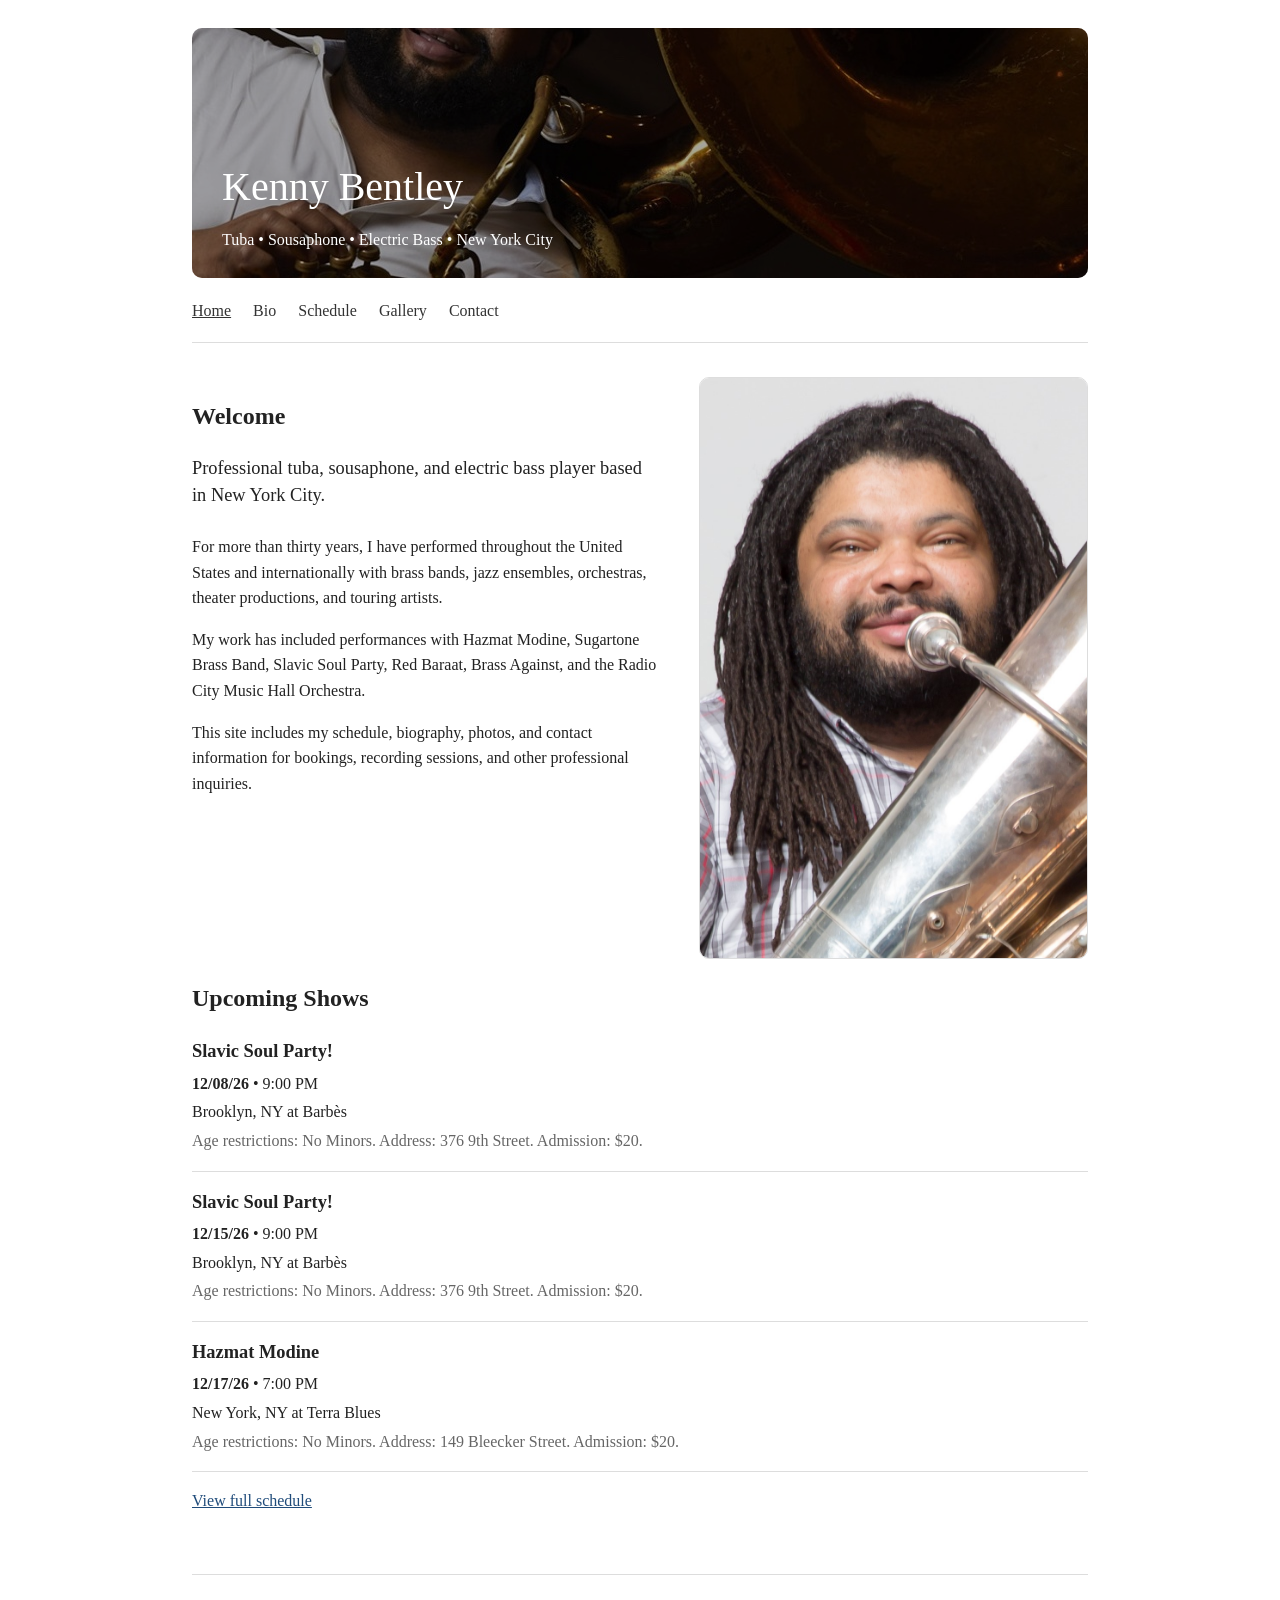
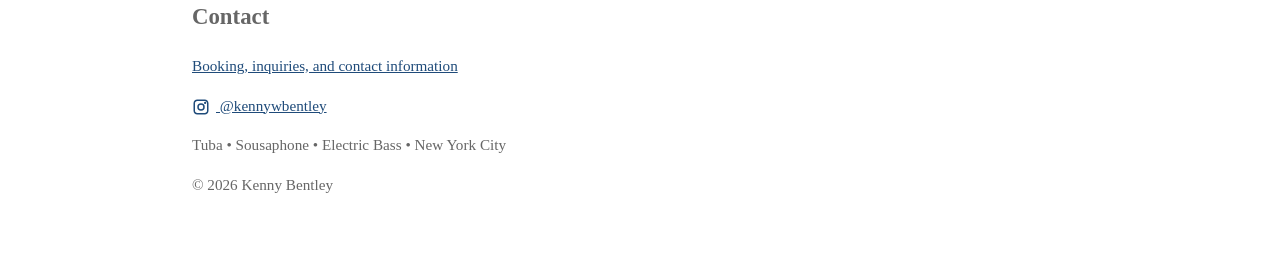
<file: index.html>
<!DOCTYPE html>
<html lang="en">
<head>
  <meta charset="UTF-8">
  <meta name="viewport" content="width=device-width, initial-scale=1.0">
 <title>Kenny Bentley | Tuba, Sousaphone & Electric Bass | NYC Musician</title>
  <link rel="icon" href="/favicon.ico" sizes="any">
<link rel="icon" type="image/svg+xml" href="/favicon.svg">
<link rel="apple-touch-icon" href="/apple-touch-icon.png">
<link rel="manifest" href="/site.webmanifest">
<link rel="canonical" href="https://basstuba.com/">
<meta property="og:title" content="Kenny Bentley | Tuba, Sousaphone & Electric Bass">
<meta property="og:description" content="New York City freelance tuba, sousaphone, and electric bass player performing with Radio City Music Hall Orchestra, Sugartone Brass Band, Slavic Soul Party, Red Baraat, Brass Against, and Hazmat Modine.">
<meta property="og:type" content="website">
<meta property="og:url" content="https://basstuba.com/">
<meta property="og:image" content="https://basstuba.com/images/Bentley2-2.jpg">

<meta name="twitter:card" content="summary_large_image">
<meta name="twitter:title" content="Kenny Bentley | Tuba, Sousaphone & Electric Bass">
<meta name="twitter:description" content="New York City freelance tuba, sousaphone, and electric bass player.">
<meta name="twitter:image" content="https://basstuba.com/images/Bentley2-2.jpg">
  <link rel="stylesheet" href="css/style.css">
</head>
<body>
  <div class="site-wrap">
    <header>
<section class="site-hero">

  <img
    src="images/site-hero.jpg"
    alt="Kenny Bentley with sousaphone"
    class="site-hero-image"
  >

  <div class="site-hero-text">
    <h1 class="site-title">Kenny Bentley</h1>

    <p class="tagline">
      Tuba • Sousaphone • Electric Bass • New York City
    </p>
  </div>

</section>
  <nav aria-label="Main navigation">
    <a href="index.html" aria-current="page">Home</a>
    <a href="bio.html" >Bio</a>
    <a href="schedule.html" >Schedule</a>
    <a href="gallery.html" >Gallery</a>
    <a href="contact.html">Contact</a>
  </nav>
</header>
    <main>
  <section class="home-intro">
  <div>
    <h2>Welcome</h2>

    <p class="lead">
      Professional tuba, sousaphone, and electric bass player based in New York City.
    </p>

    <p>
      For more than thirty years, I have performed throughout the United States
      and internationally with brass bands, jazz ensembles, orchestras, theater
      productions, and touring artists.
    </p>

    <p>
      My work has included performances with Hazmat Modine, Sugartone Brass Band,
      Slavic Soul Party, Red Baraat, Brass Against, and the Radio City Music Hall
      Orchestra.
    </p>

    <p>
      This site includes my schedule, biography, photos, and contact information
      for bookings, recording sessions, and other professional inquiries.
    </p>
  </div>

  <img
    src="images/Bentley2-2.jpg"
    alt="Kenny Bentley playing tuba"
    class="hero-image"
  />
</section>

  <section>
    <h2>Upcoming Shows</h2>
    <div id="events" class="event-list"></div>
    <p><a href="schedule.html">View full schedule</a></p>
  </section>
</main>
<div id="footer-placeholder"></div>
  </div>
<script src="js/events.js"></script>
<script>loadEvents({ limit: 5 });</script>
<script src="js/includes.js"></script>
</body>
</html>
</file>
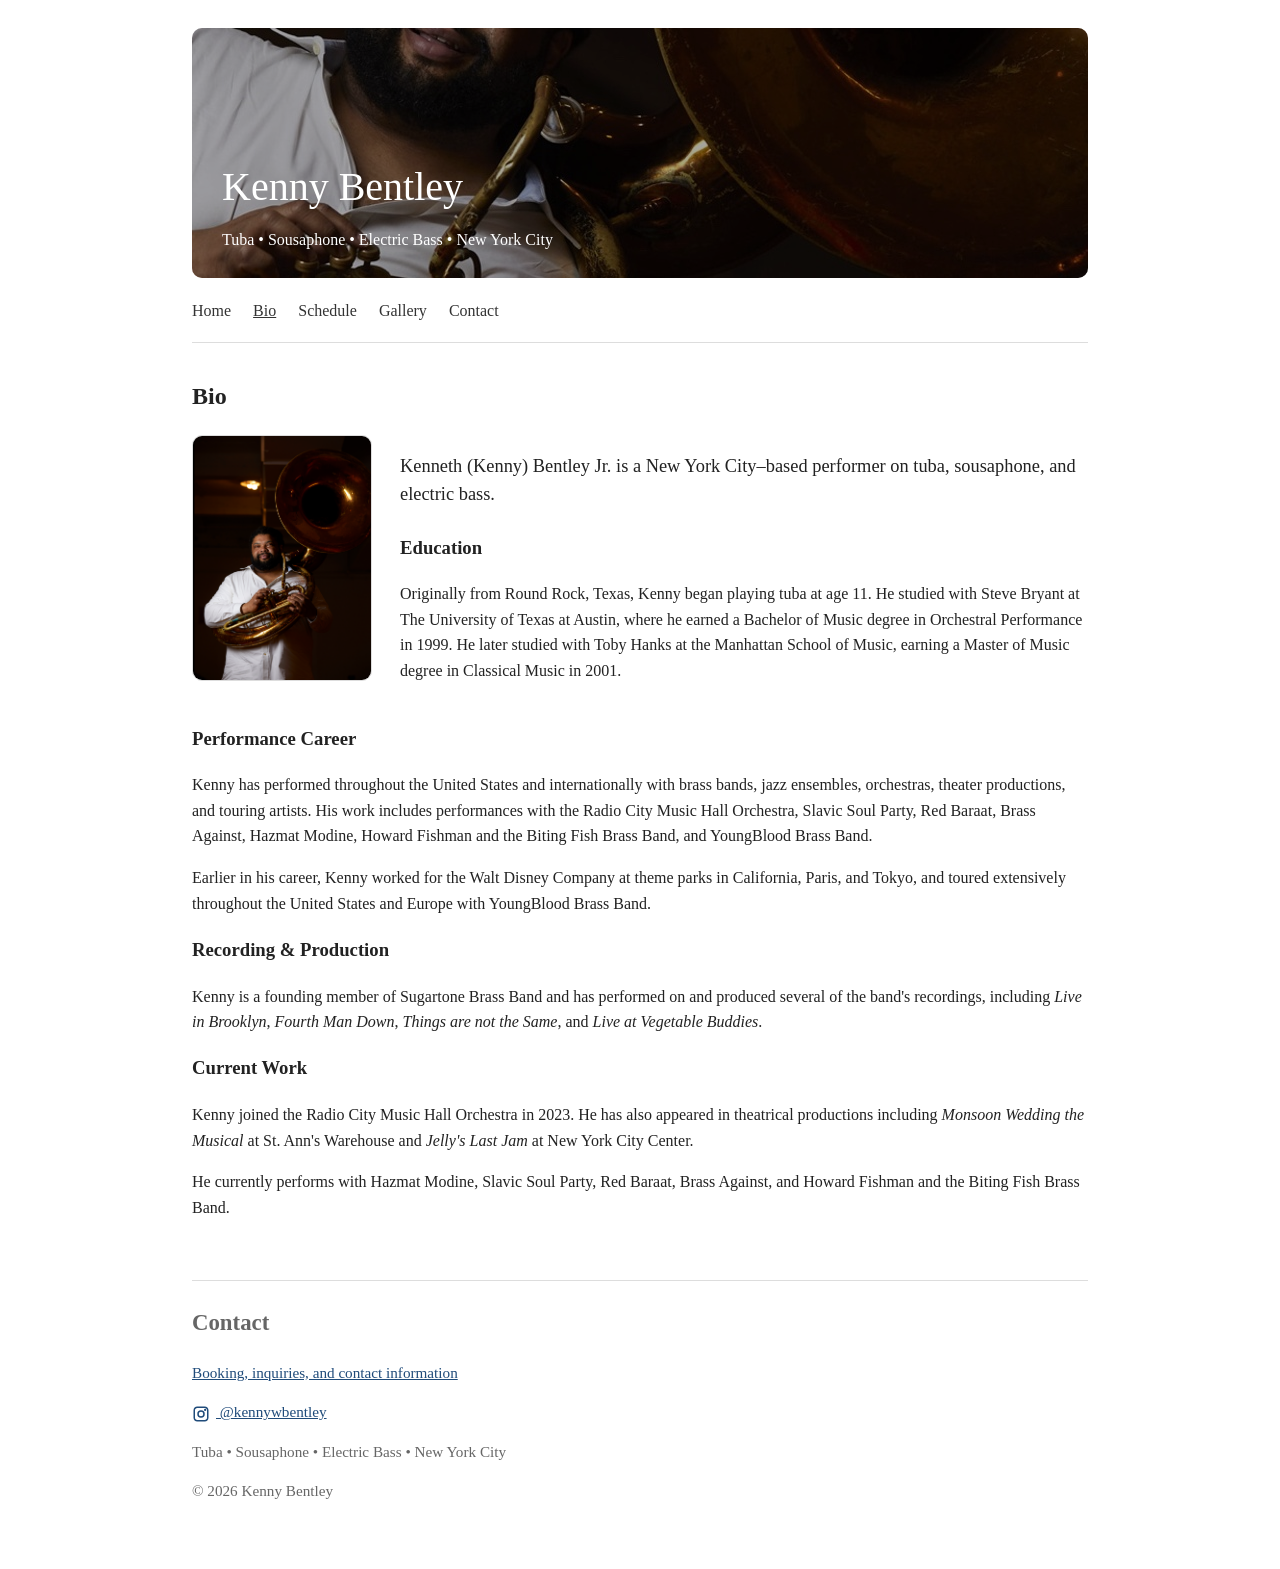
<file: bio.html>
<!DOCTYPE html>
<html lang="en">
<head>
  <meta charset="UTF-8">
  <meta name="viewport" content="width=device-width, initial-scale=1.0">
 <title>Bio | Kenny Bentley | Tuba, Sousaphone & Electric Bass</title>
<meta name="description" content="Biography of Kenny Bentley, New York City freelance tuba, sousaphone, and electric bass player performing with Radio City Music Hall Orchestra, Sugartone Brass Band, Slavic Soul Party, Red Baraat, Brass Against, and Hazmat Modine.">
<link rel="canonical" href="https://basstuba.com/bio.html">
<link rel="icon" href="/favicon.ico" sizes="any">
<link rel="icon" type="image/svg+xml" href="/favicon.svg">
<link rel="apple-touch-icon" href="/apple-touch-icon.png">
<link rel="manifest" href="/site.webmanifest">
  <link rel="stylesheet" href="css/style.css">
</head>
<body>
  <div class="site-wrap">
  <header>
 <section class="site-hero">

  <img
    src="images/site-hero.jpg"
    alt="Kenny Bentley with sousaphone"
    class="site-hero-image"
  >

  <div class="site-hero-text">
    <h1 class="site-title">Kenny Bentley</h1>

    <p class="tagline">
      Tuba • Sousaphone • Electric Bass • New York City
    </p>
  </div>

</section>

  <nav aria-label="Main navigation">
    <a href="index.html">Home</a>
    <a href="bio.html" aria-current="page">Bio</a>
    <a href="schedule.html">Schedule</a>
    <a href="gallery.html">Gallery</a>
    <a href="contact.html">Contact</a>
  </nav>
</header>

<main>
  <h2>Bio</h2>

  <section class="bio-intro">
    <img
      src="images/TREEDANCE_1956.jpg"
      alt="Kenny Bentley playing sousaphone"
      class="bio-image"
    />

    <div>
      <p class="lead">
        Kenneth (Kenny) Bentley Jr. is a New York City–based performer on tuba, sousaphone, and electric bass.
      </p>

      <h3>Education</h3>

      <p>
        Originally from Round Rock, Texas, Kenny began playing tuba at age 11. He studied with Steve Bryant at The University of Texas at Austin, where he earned a Bachelor of Music degree in Orchestral Performance in 1999. He later studied with Toby Hanks at the Manhattan School of Music, earning a Master of Music degree in Classical Music in 2001.
      </p>
    </div>
  </section>

  <h3>Performance Career</h3>

  <p>
    Kenny has performed throughout the United States and internationally with brass bands, jazz ensembles, orchestras, theater productions, and touring artists. His work includes performances with the Radio City Music Hall Orchestra, Slavic Soul Party, Red Baraat, Brass Against, Hazmat Modine, Howard Fishman and the Biting Fish Brass Band, and YoungBlood Brass Band.
  </p>

  <p>
    Earlier in his career, Kenny worked for the Walt Disney Company at theme parks in California, Paris, and Tokyo, and toured extensively throughout the United States and Europe with YoungBlood Brass Band.
  </p>

  <h3>Recording & Production</h3>

  <p>
    Kenny is a founding member of Sugartone Brass Band and has performed on and produced several of the band's recordings, including <em>Live in Brooklyn</em>, <em>Fourth Man Down</em>, <em>Things are not the Same</em>, and <em>Live at Vegetable Buddies</em>.
  </p>

  <h3>Current Work</h3>

  <p>
    Kenny joined the Radio City Music Hall Orchestra in 2023. He has also appeared in theatrical productions including <em>Monsoon Wedding the Musical</em> at St. Ann's Warehouse and <em>Jelly's Last Jam</em> at New York City Center.
  </p>

  <p>
    He currently performs with Hazmat Modine, Slavic Soul Party, Red Baraat, Brass Against, and Howard Fishman and the Biting Fish Brass Band.
  </p>
</main>
    <div id="footer-placeholder"></div>
  </div>
<script src="js/includes.js"></script>
</body>
</body>
</html>
</file>
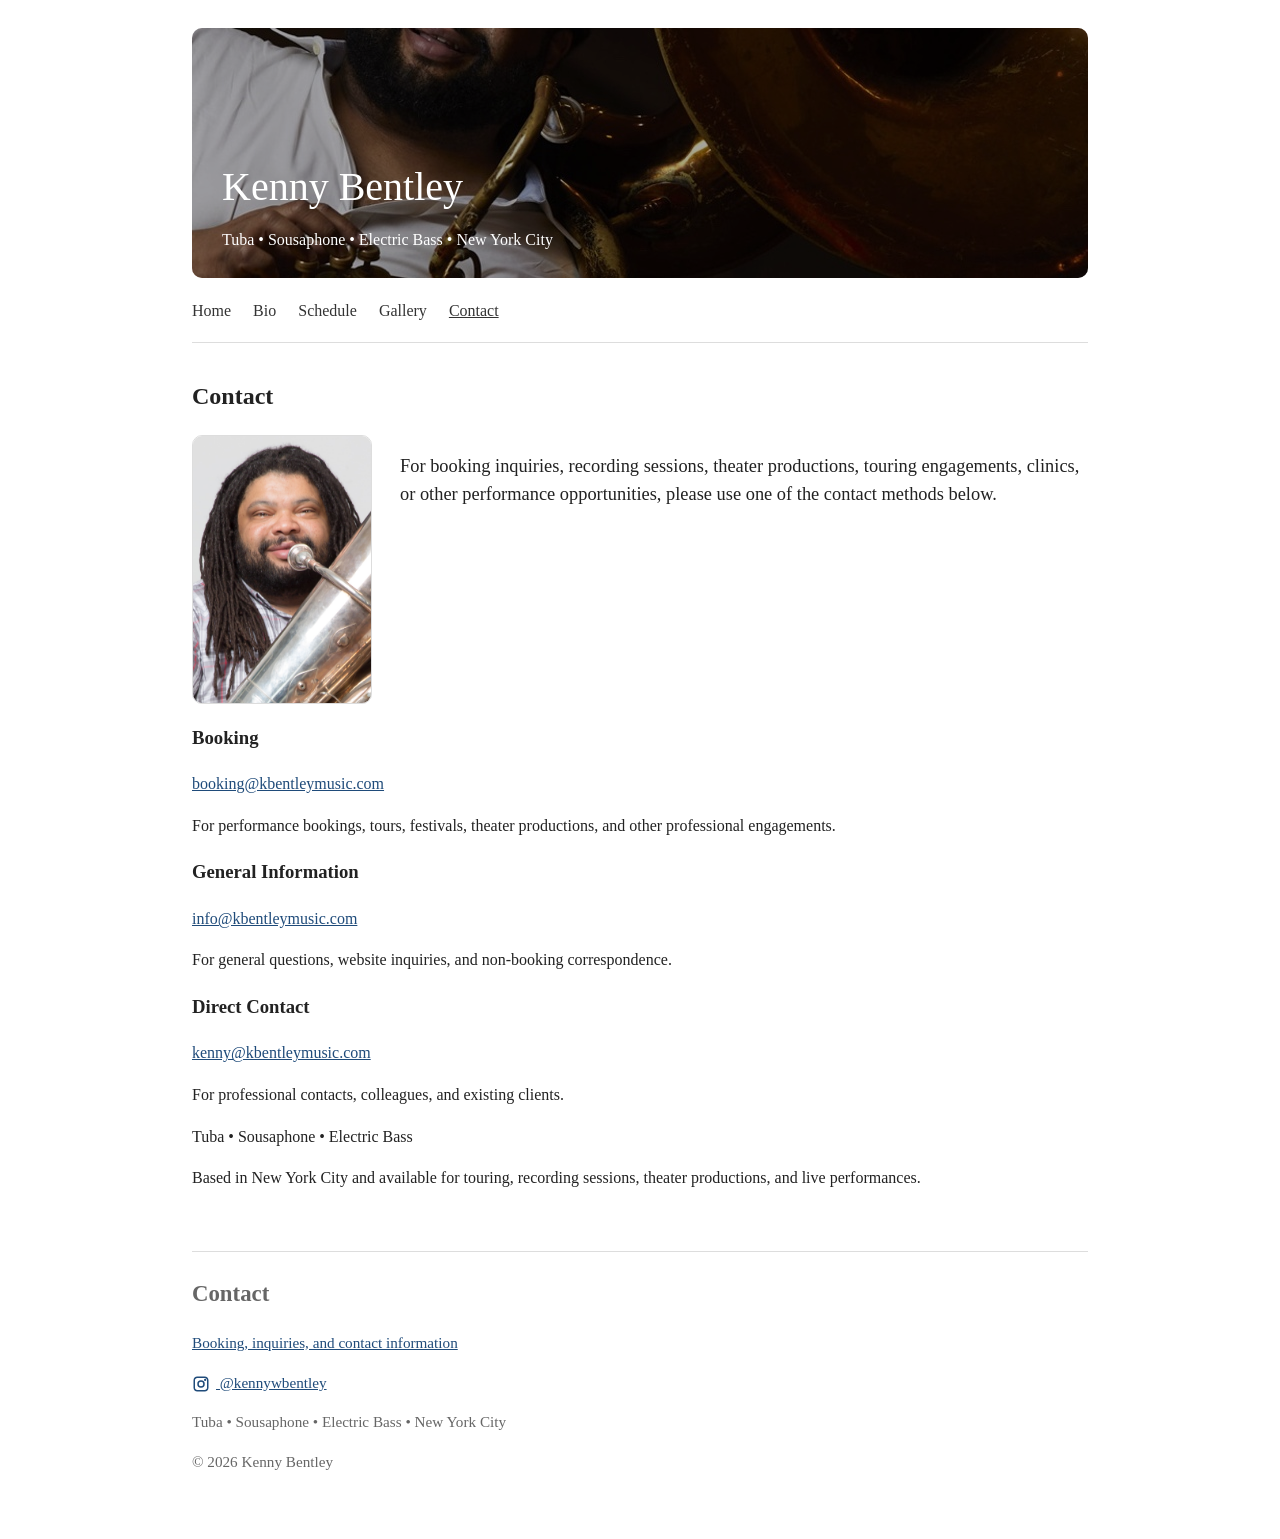
<file: contact.html>
<!DOCTYPE html>
<html lang="en">
<head>
  <meta charset="UTF-8">
  <meta name="viewport" content="width=device-width, initial-scale=1.0">
  
  <title>Contact | Kenny Bentley | Booking & Inquiries</title>
  <meta name="description" content="Contact Kenny Bentley for bookings, recording sessions, theater productions, touring engagements, clinics, and professional inquiries.">
  <link rel="canonical" href="https://basstuba.com/contact.html">
  <link rel="icon" href="/favicon.ico" sizes="any">
  <link rel="icon" type="image/svg+xml" href="/favicon.svg">
  <link rel="apple-touch-icon" href="/apple-touch-icon.png">
  <link rel="manifest" href="/site.webmanifest">

  <link rel="stylesheet" href="css/style.css">
</head>

<body>
  <div class="site-wrap">

    <header>
      <section class="site-hero">

  <img
    src="images/site-hero.jpg"
    alt="Kenny Bentley with sousaphone"
    class="site-hero-image"
  >

  <div class="site-hero-text">
    <h1 class="site-title">Kenny Bentley</h1>

    <p class="tagline">
      Tuba • Sousaphone • Electric Bass • New York City
    </p>
  </div>

</section>
      <nav aria-label="Main navigation">
        <a href="index.html">Home</a>
        <a href="bio.html">Bio</a>
        <a href="schedule.html">Schedule</a>
        <a href="gallery.html">Gallery</a>
        <a href="contact.html" aria-current="page">Contact</a>
      </nav>
    </header>
<main>
  <h2>Contact</h2>

  <section class="bio-intro contact-intro">

    <img
      src="images/Bentley2-2.jpg"
      alt="Kenny Bentley playing tuba"
      class="bio-image"
    />

    <div>
      <p class="lead">
        For booking inquiries, recording sessions, theater productions, touring engagements, clinics, or other performance opportunities, please use one of the contact methods below.
      </p>
    </div>
  </section>

  <h3>Booking</h3>

  <p>
    <a href="mailto:booking@kbentleymusic.com">booking@kbentleymusic.com</a>
  </p>

  <p>
    For performance bookings, tours, festivals, theater productions, and other professional engagements.
  </p>

  <h3>General Information</h3>

  <p>
    <a href="mailto:info@kbentleymusic.com">info@kbentleymusic.com</a>
  </p>

  <p>
    For general questions, website inquiries, and non-booking correspondence.
  </p>

  <h3>Direct Contact</h3>

  <p>
    <a href="mailto:kenny@kbentleymusic.com">kenny@kbentleymusic.com</a>
  </p>

  <p>
    For professional contacts, colleagues, and existing clients.
  </p>

  <p>
    Tuba • Sousaphone • Electric Bass
  </p>

  <p>
    Based in New York City and available for touring, recording sessions, theater productions, and live performances.
  </p>
</main>
<div id="footer-placeholder"></div>
  </div>
  <script src="js/includes.js"></script>
</body>
</body>
</html>
</file>
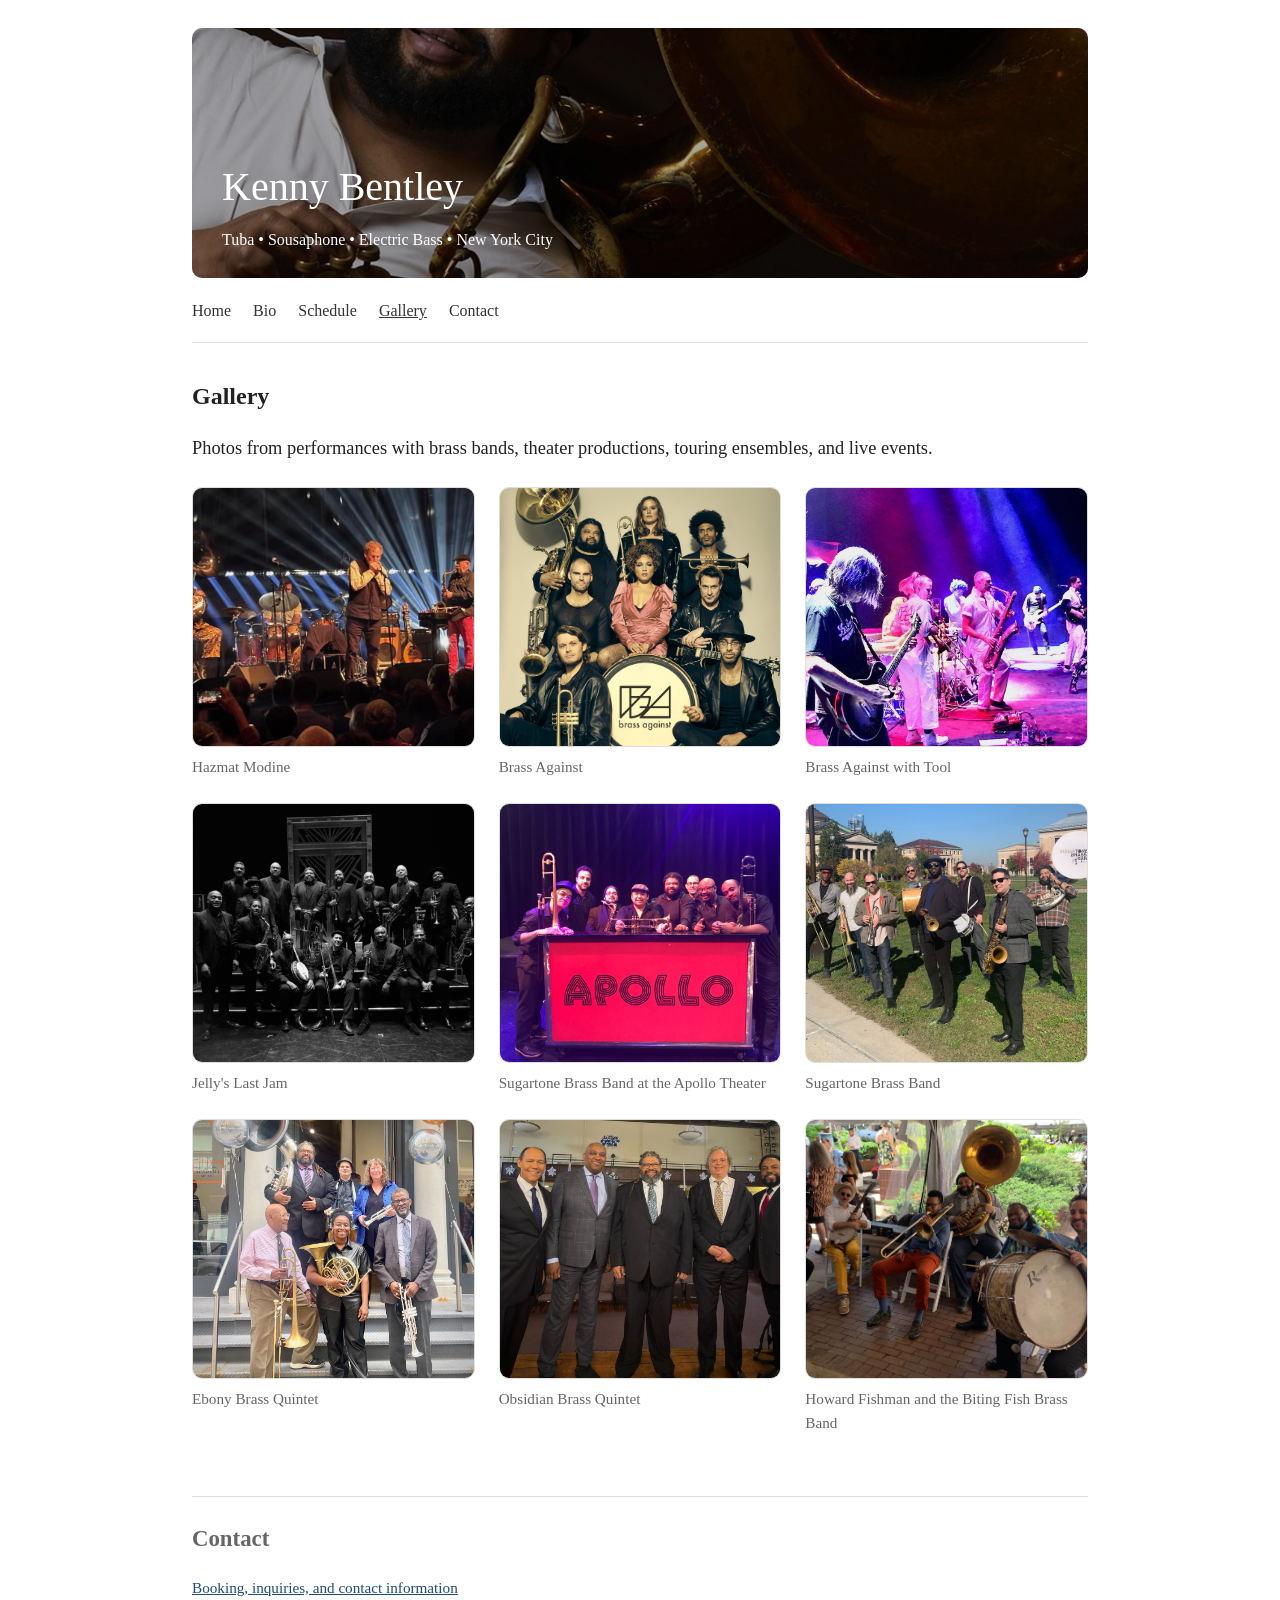
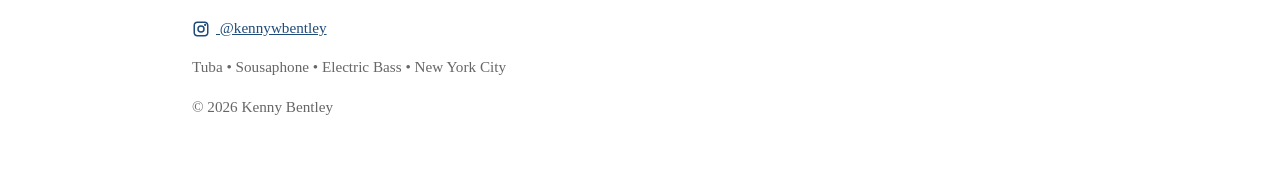
<file: gallery.html>
<!DOCTYPE html>
<html lang="en">
<head>
  <meta charset="UTF-8">
  <meta name="viewport" content="width=device-width, initial-scale=1.0">
  <title>Gallery | Kenny Bentley Performance Photos</title>
<meta name="description" content="Photos and videos of Kenny Bentley performing on tuba, sousaphone, and electric bass in New York City and on tour.">
<link rel="canonical" href="https://basstuba.com/gallery.html">
<link rel="icon" href="/favicon.ico" sizes="any">
<link rel="icon" type="image/svg+xml" href="/favicon.svg">
<link rel="apple-touch-icon" href="/apple-touch-icon.png">
<link rel="manifest" href="/site.webmanifest">
  <link rel="stylesheet" href="css/style.css">
</head>
<body>
  <div class="site-wrap">
   <header>
 <section class="site-hero">

  <img
    src="images/site-hero.jpg"
    alt="Kenny Bentley with sousaphone"
    class="site-hero-image"
  >

  <div class="site-hero-text">
    <h1 class="site-title">Kenny Bentley</h1>

    <p class="tagline">
      Tuba • Sousaphone • Electric Bass • New York City
    </p>
  </div>

</section>

  <nav aria-label="Main navigation">
    <a href="index.html">Home</a>
    <a href="bio.html">Bio</a>
    <a href="schedule.html">Schedule</a>
    <a href="gallery.html" aria-current="page">Gallery</a>
    <a href="contact.html">Contact</a>
  </nav>
</header>

<main>
  <h2>Gallery</h2>

  <p class="lead">
    Photos from performances with brass bands, theater productions, touring ensembles, and live events.
  </p>

  <div class="gallery-grid">
    <figure>
      <img src="images/Hazmat Modine.jpeg" alt="Kenny Bentley performing with Hazmat Modine">
      <figcaption>Hazmat Modine</figcaption>
    </figure>

    <figure>
      <img src="images/Brass Against.jpeg" alt="Kenny Bentley performing with Brass Against">
      <figcaption>Brass Against</figcaption>
    </figure>

    <figure>
      <img src="images/Brass Against With Tool.jpeg" alt="Kenny Bentley performing with Brass Against and Tool">
      <figcaption>Brass Against with Tool</figcaption>
    </figure>

    <figure>
      <img src="images/jelly's last jam 33.jpeg" alt="Kenny Bentley performing in Jelly's Last Jam">
      <figcaption>Jelly's Last Jam</figcaption>
    </figure>

    <figure>
      <img src="images/Sugartone at the Apollo Theater.jpeg" alt="Kenny Bentley performing with Sugartone Brass Band at the Apollo Theater">
      <figcaption>Sugartone Brass Band at the Apollo Theater</figcaption>
    </figure>

    <figure>
      <img src="images/Sugartone2 cred. Anthony Gatto.jpeg" alt="Kenny Bentley performing with Sugartone Brass Band">
      <figcaption>Sugartone Brass Band</figcaption>
    </figure>

    <figure>
      <img src="images/Ebony Brass Quintet.jpeg" alt="Kenny Bentley performing with Ebony Brass Quintet">
      <figcaption>Ebony Brass Quintet</figcaption>
    </figure>

    <figure>
      <img src="images/Obsidian Brass Quintet.jpeg" alt="Kenny Bentley performing with Obsidian Brass Quintet">
      <figcaption>Obsidian Brass Quintet</figcaption>
    </figure>

    <figure>
      <img src="images/Howard Fishman and the Biting Fish.jpeg" alt="Kenny Bentley performing with Howard Fishman and the Biting Fish Brass Band">
      <figcaption>Howard Fishman and the Biting Fish Brass Band</figcaption>
    </figure>
  </div>
</main>
    <div id="footer-placeholder"></div>
  </div>
<script src="js/includes.js"></script>
</body>
</body>
</html>
</file>
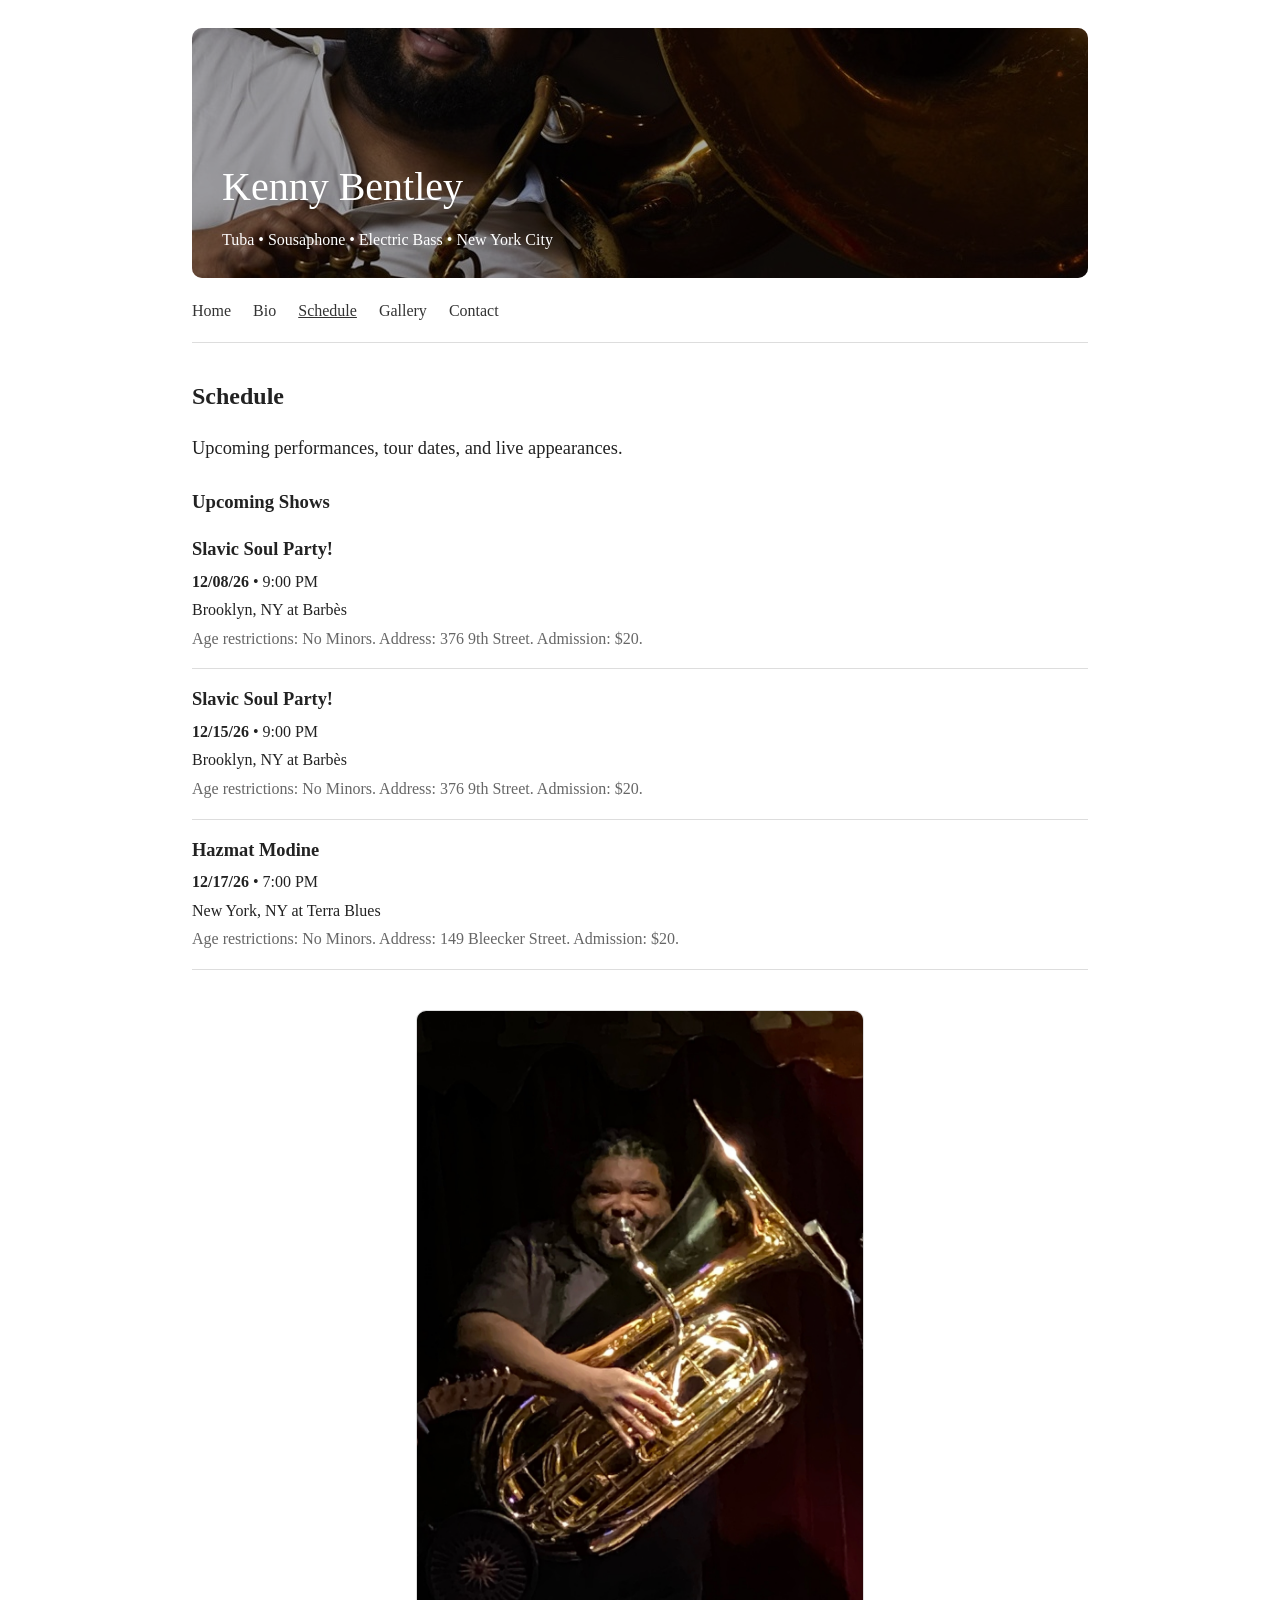
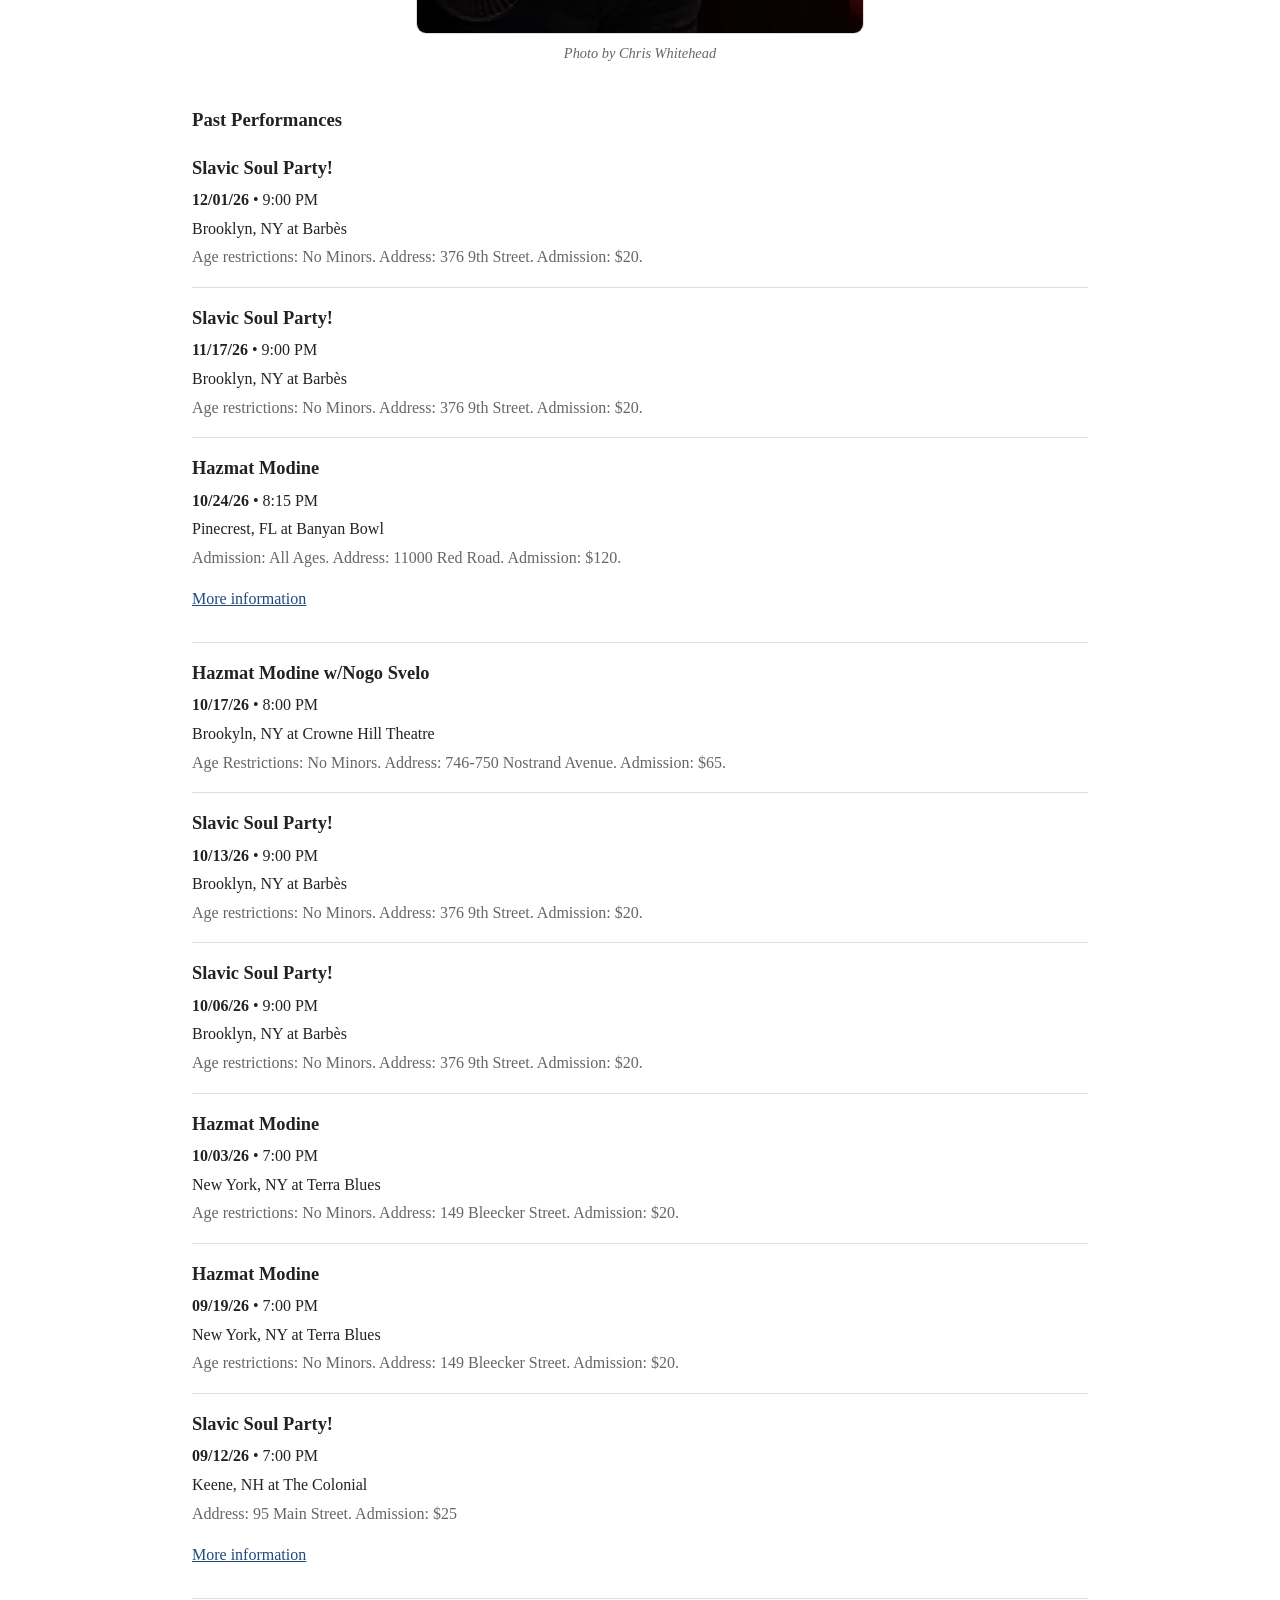
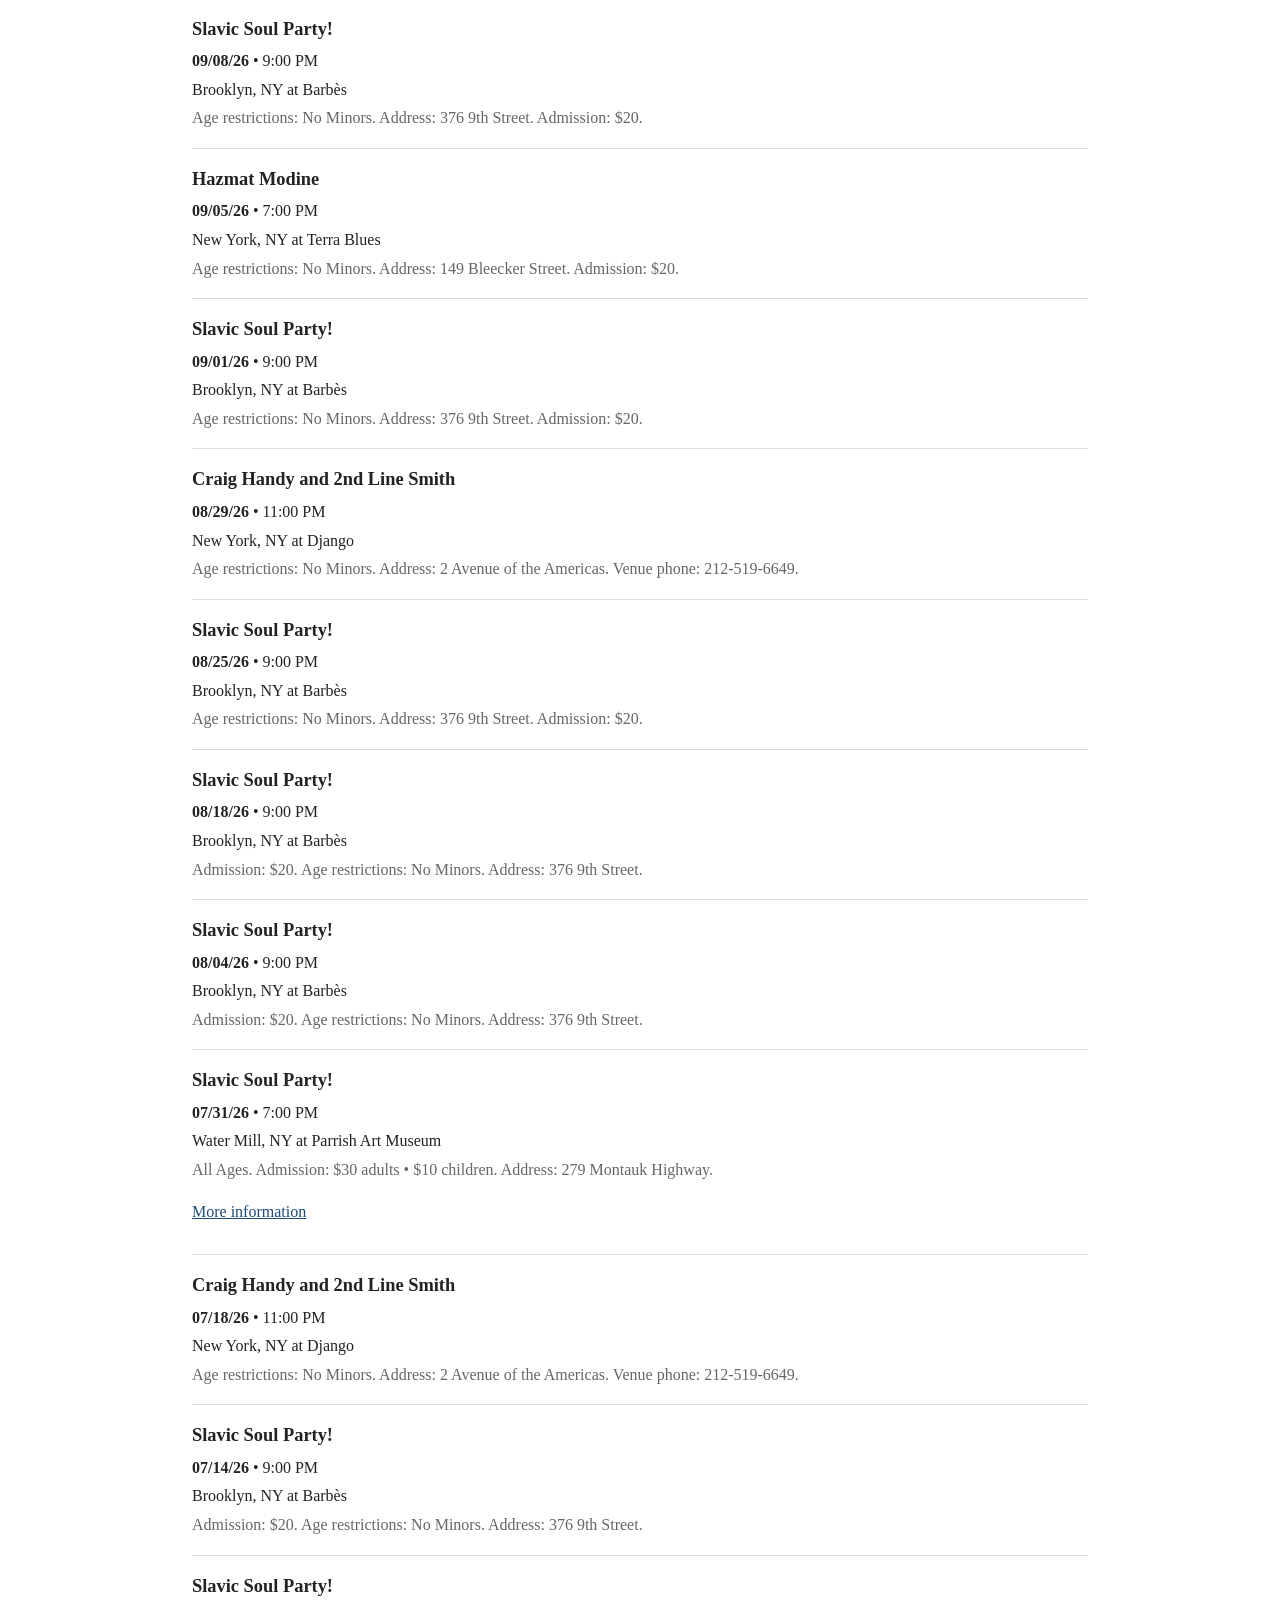
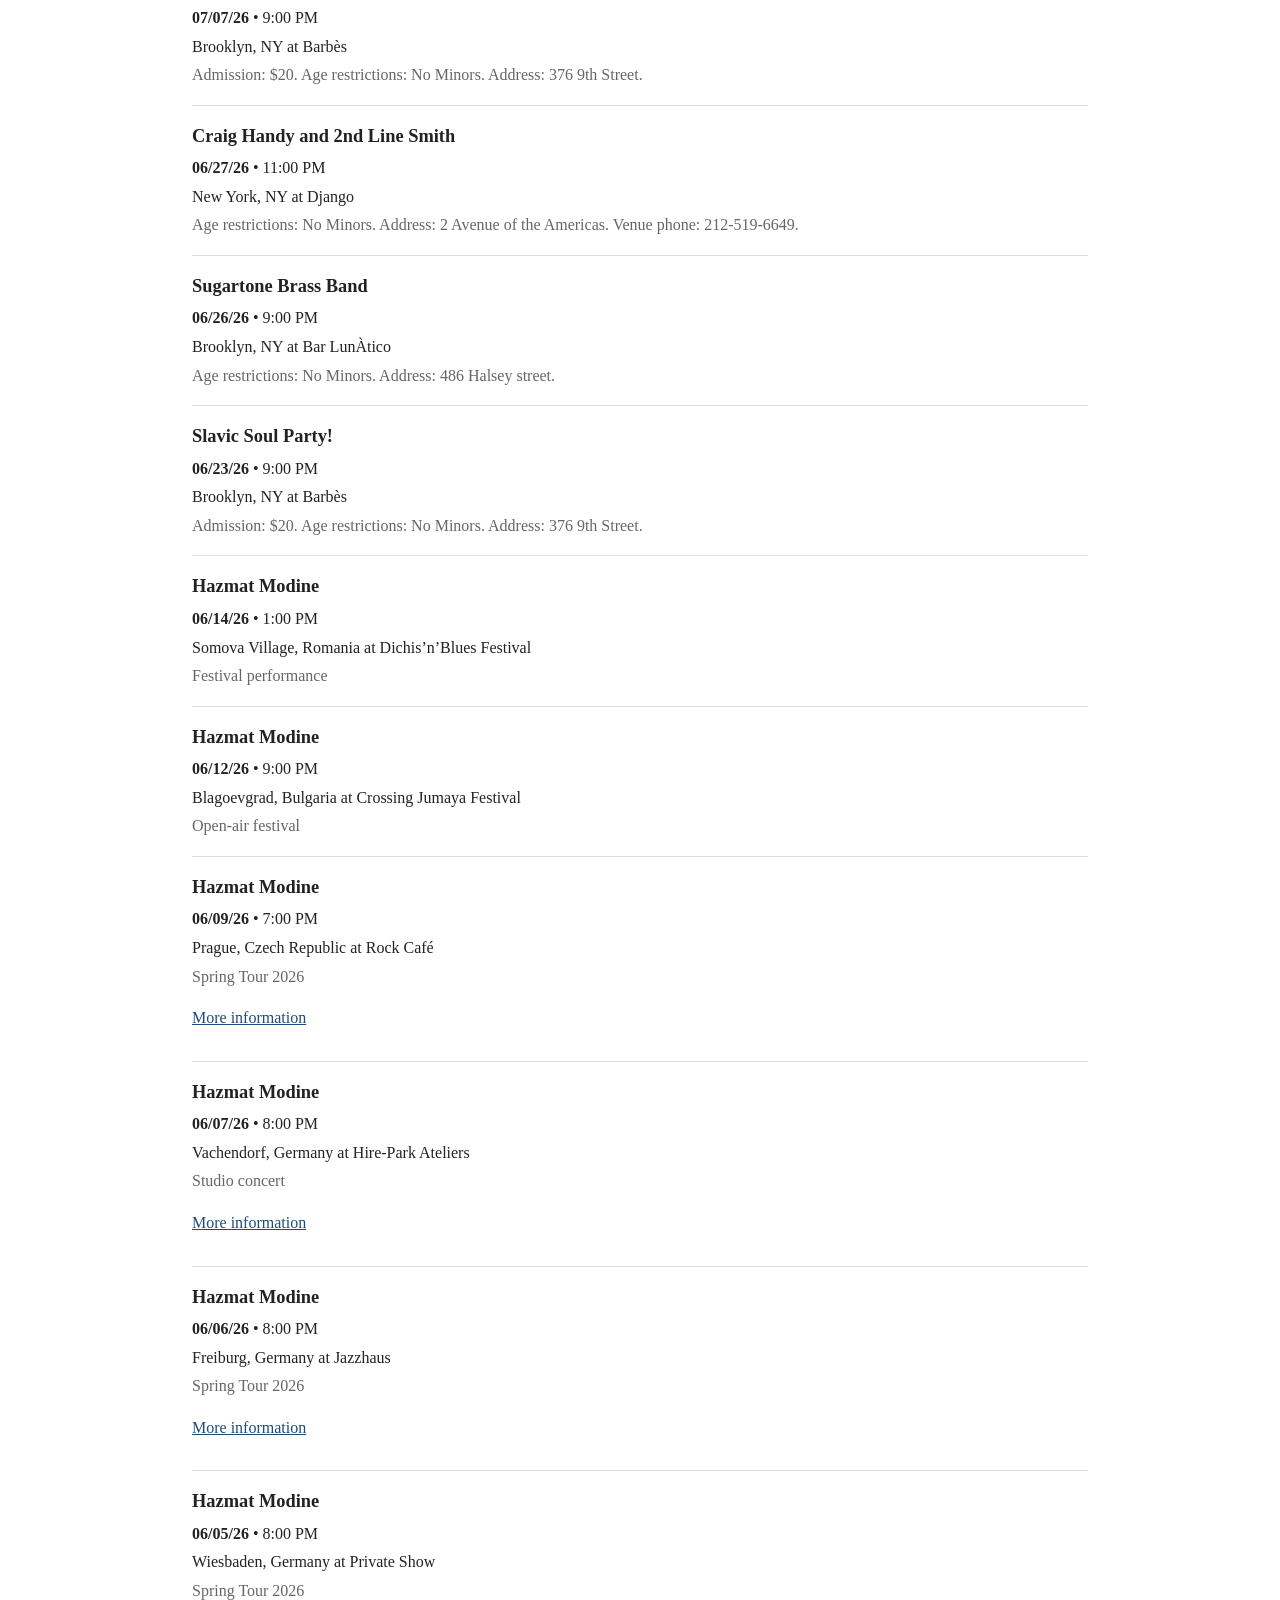
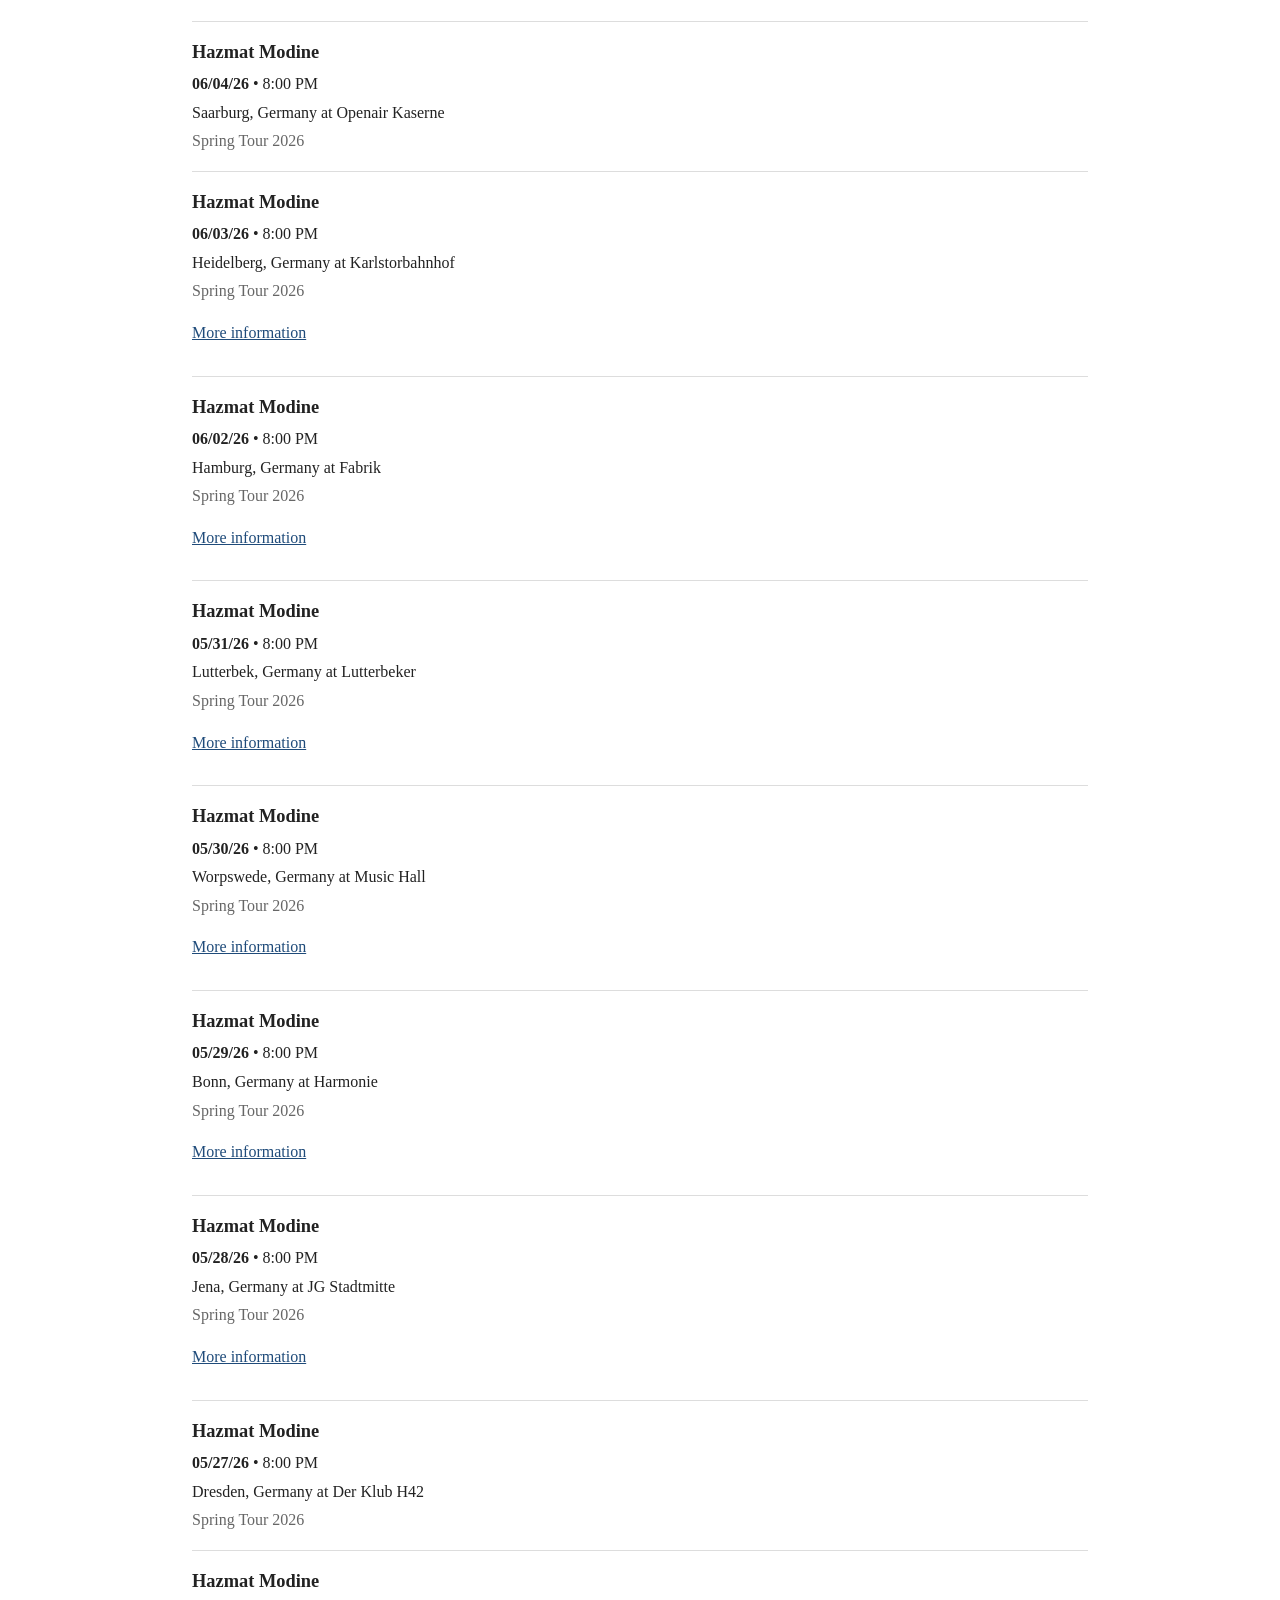
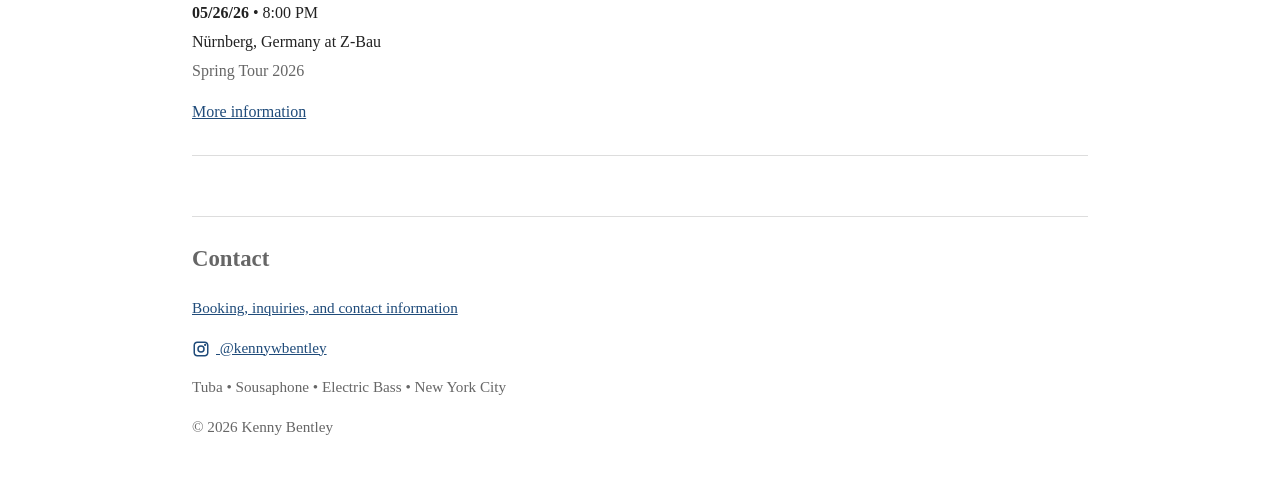
<file: schedule.html>
<!DOCTYPE html>
<html lang="en">
<head>
  <meta charset="UTF-8">
  <meta name="viewport" content="width=device-width, initial-scale=1.0">
 <title>Schedule | Kenny Bentley | NYC Tuba & Sousaphone Player</title>
<meta name="description" content="Upcoming performances and tour schedule for Kenny Bentley, New York City freelance tuba, sousaphone, and electric bass player.">
<link rel="canonical" href="https://kennethbentley.com/schedule.html">
<link rel="icon" href="/favicon.ico" sizes="any">
<link rel="icon" type="image/svg+xml" href="/favicon.svg">
<link rel="apple-touch-icon" href="/apple-touch-icon.png">
<link rel="manifest" href="/site.webmanifest">
  <link rel="stylesheet" href="css/style.css">
</head>
<body>
  <div class="site-wrap">
<header>
 <section class="site-hero">

  <img
    src="images/site-hero.jpg"
    alt="Kenny Bentley with sousaphone"
    class="site-hero-image"
  >

  <div class="site-hero-text">
    <h1 class="site-title">Kenny Bentley</h1>

    <p class="tagline">
      Tuba • Sousaphone • Electric Bass • New York City
    </p>
  </div>

</section>
  <nav aria-label="Main navigation">
    <a href="index.html">Home</a>
    <a href="bio.html">Bio</a>
    <a href="schedule.html" aria-current="page">Schedule</a>
    <a href="gallery.html">Gallery</a>
    <a href="contact.html">Contact</a>
  </nav>
</header>

<main>
  <h2>Schedule</h2>

  <p class="lead">
    Upcoming performances, tour dates, and live appearances.
  </p>

 <h3>Upcoming Shows</h3>

<div id="events" class="event-list"></div>

<figure class="schedule-feature">
  <img
    src="images/schedule-photo.jpg"
    alt="Kenny Bentley performing on tuba"
  >
  <figcaption>
    Photo by Chris Whitehead
  </figcaption>
</figure>

<h3>Past Performances</h3>

<div id="past-events" class="event-list"></div>
</main>
    <div id="footer-placeholder"></div>
  </div>
<script src="js/events.js"></script>
<script>loadEvents();</script>
<script src="js/includes.js"></script>
</body>
</body>
</html>
</file>
<file: css/style.css>
:root {
  --max-width: 940px;
  --text: #222;
  --muted: #666;
  --border: #ddd;
  --accent: #333;
  --background: #fff;
}

* {
  box-sizing: border-box;
}

body {
  margin: 0;
  background: var(--background);
  color: var(--text);
  font-family: Georgia, "Times New Roman", serif;
  line-height: 1.6;
}

.site-wrap {
  max-width: var(--max-width);
  margin: 0 auto;
  padding: 28px 22px 50px;
}

header {
  border-bottom: 1px solid var(--border);
  margin-bottom: 34px;
  padding-bottom: 18px;
}

.site-title {
  font-size: 2.1rem;
  margin: 0;
  font-weight: normal;
}

.tagline {
  color: var(--muted);
  margin: 4px 0 18px;
}

nav a {
  color: var(--accent);
  margin-right: 18px;
  text-decoration: none;
}

nav a:hover,
nav a[aria-current="page"] {
  text-decoration: underline;
}

main {
  max-width: none;
}

.lead {
  font-size: 1.15rem;
  line-height: 1.5;
  margin-bottom: 1.5rem;
}

.home-intro {
  display: grid;
  grid-template-columns: 1.2fr 1fr;
  gap: 40px;
  align-items: start;
}

.hero-image {
  width: 100%;
  height: auto;
  border-radius: 10px;
  border: 1px solid var(--border);
  display: block;
}

.bio-intro {
  display: grid;
  grid-template-columns: 180px 1fr;
  gap: 28px;
  align-items: start;
  margin-bottom: 24px;
}

.bio-image {
  width: 100%;
  height: auto;
  border-radius: 10px;
  border: 1px solid var(--border);
  display: block;
}

.event-list {
  display: grid;
  gap: 16px;
  margin-top: 18px;
}

.event {
  border-bottom: 1px solid var(--border);
  padding-bottom: 14px;
}

.event h3 {
  margin: 0 0 4px;
  font-size: 1.15rem;
}

.event-date {
  font-weight: bold;
}

.event-meta,
.event-details {
  margin: 3px 0;
}

.event-details {
  color: var(--muted);
}

.gallery-grid {
  display: grid;
  grid-template-columns: repeat(auto-fit, minmax(260px, 1fr));
  gap: 24px;
  margin-top: 24px;
}

.gallery-grid figure {
  margin: 0;
}

.gallery-grid img {
  width: 100%;
  height: 260px;
  object-fit: cover;
  border-radius: 10px;
  display: block;
  border: 1px solid var(--border);
}

.gallery-grid figcaption {
  margin-top: 8px;
  font-size: 0.95rem;
  color: var(--muted);
}

footer {
  border-top: 1px solid var(--border);
  margin-top: 60px;
  padding-top: 24px;
  color: var(--muted);
  font-size: 0.95rem;
}

footer h2 {
  margin-top: 0;
}

a {
  color: #1f4b7a;
}

@media (max-width: 700px) {
  .home-intro,
  .bio-intro {
    grid-template-columns: 1fr;
  }
}
.contact-intro {
  margin-bottom: 12px;
}
.site-hero {
  position: relative;
  border-radius: 10px;
  overflow: hidden;
  margin-bottom: 20px;
}

.site-hero-image {
  width: 100%;
  height: 250px;
  object-fit: cover;
  display: block;
}

.site-hero::after {
  content: "";
  position: absolute;
  inset: 0;
  background: rgba(0, 0, 0, 0.35);
}

.site-hero-text {
  position: absolute;
  left: 30px;
  bottom: 25px;
  color: white;
  z-index: 1;
}

.site-hero-text .site-title {
  margin: 0;
  color: white;
  font-size: 2.5rem;
}

.site-hero-text .tagline {
  color: white;
  margin-top: 8px;
  margin-bottom: 0;
}
.schedule-feature {
  margin: 40px 0;
}

.schedule-feature img {
  width: 50%;
  max-width: 450px;
  height: auto;
  display: block;
  margin: 0 auto;
  border-radius: 10px;
  border: 1px solid var(--border);
}
.schedule-feature figcaption {
  margin-top: 8px;
  text-align: center;
  font-size: 0.9rem;
  color: var(--muted);
  font-style: italic;
}
</file>
